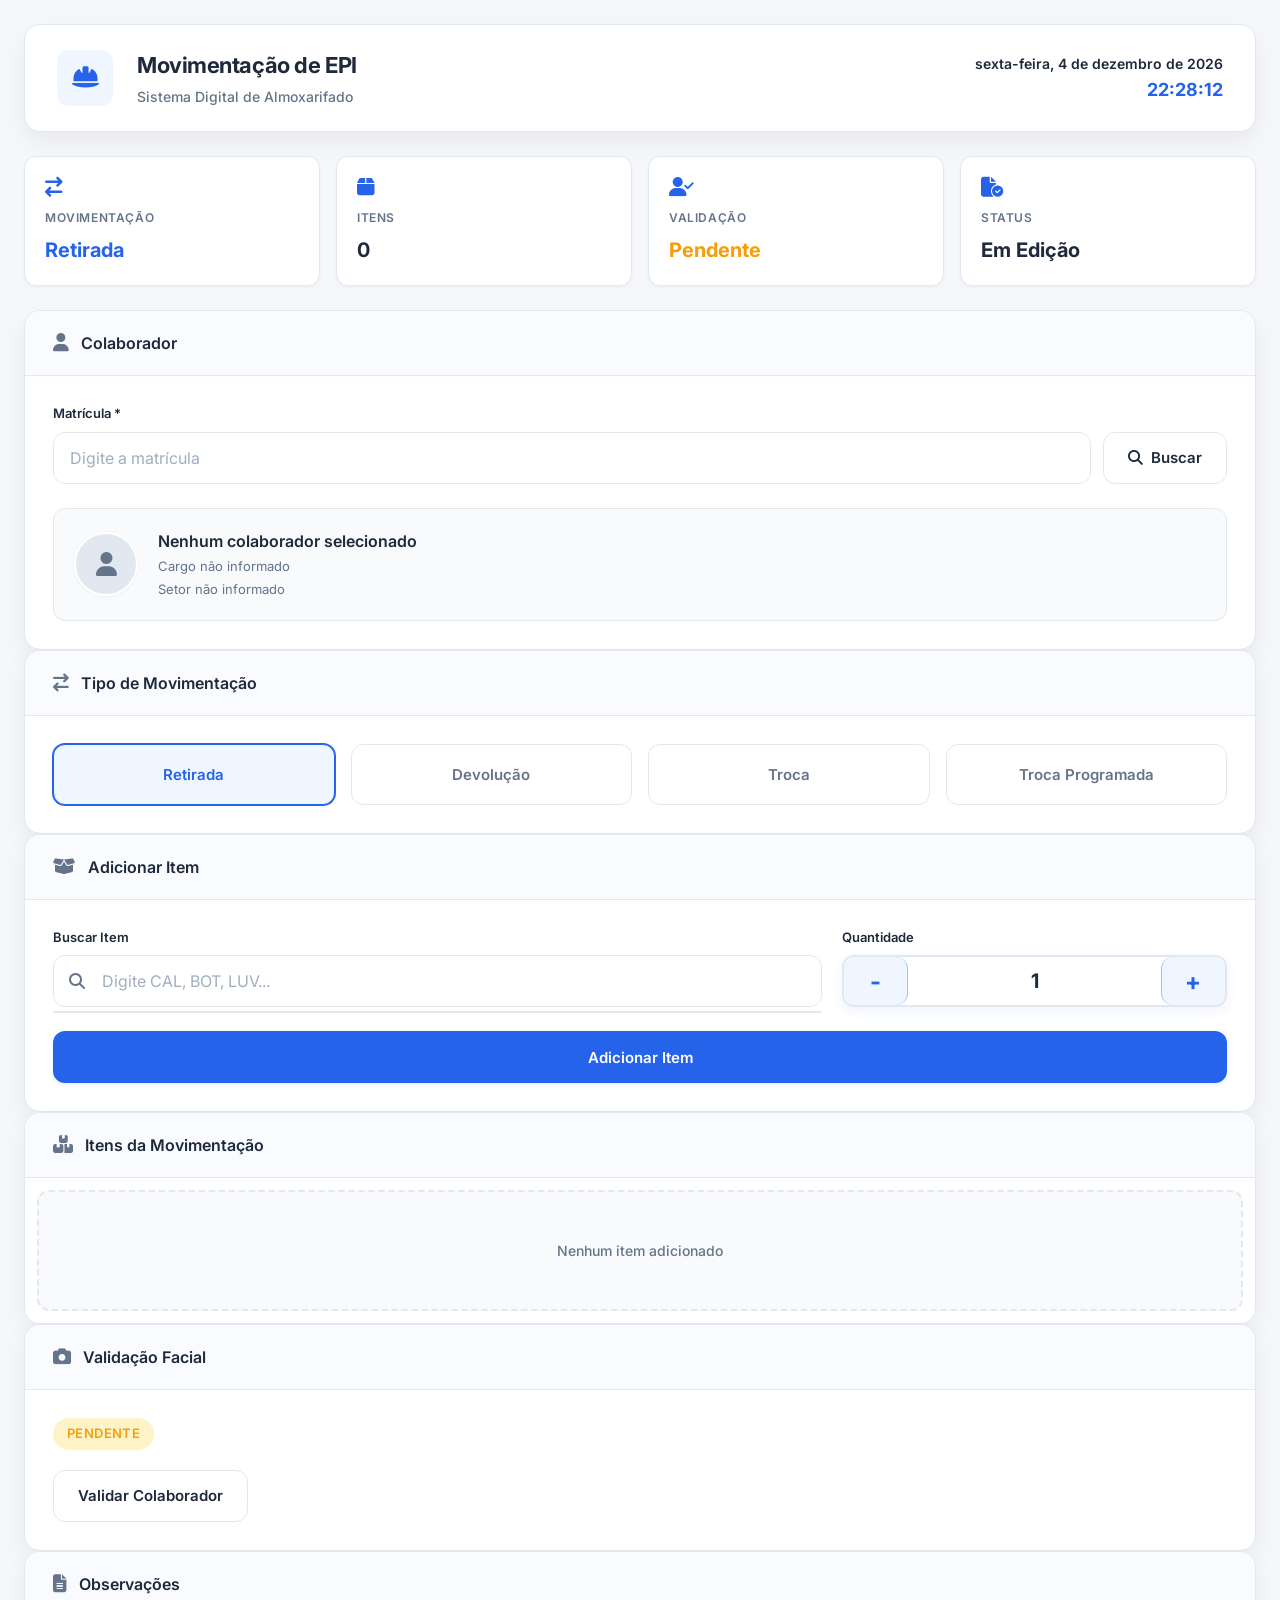
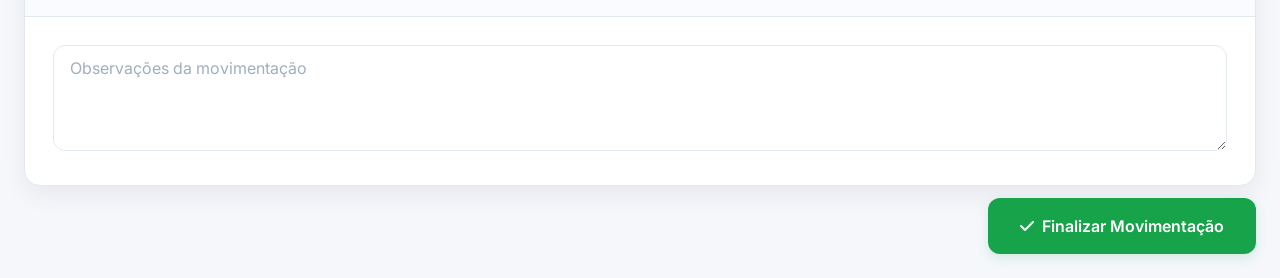
<file: INDEX.html>
<!DOCTYPE html>
<html lang="pt-BR">
<head>
    <meta charset="UTF-8">
    <meta name="viewport" content="width=device-width, initial-scale=1.0">
    <title>Movimentação de EPI</title>
    <link rel="stylesheet" href="style.css">
    <link rel="stylesheet" href="https://cdnjs.cloudflare.com/ajax/libs/font-awesome/6.7.2/css/all.min.css">
</head>
<body> 

    <div class="app-container">

        <div class="hero-header">
            <div class="hero-left">
                <div class="hero-icon">
                    <i class="fa-solid fa-helmet-safety"></i>
                </div>
                <div>
                    <h1>Movimentação de EPI</h1>
                    <p>Sistema Digital de Almoxarifado</p>
                </div>
            </div>
            <div class="hero-clock">
                <span id="currentDate"></span>
                <span id="currentTime"></span>
            </div>
        </div>

        <div class="dashboard-grid">
            <div class="dashboard-card">
                <i class="fa-solid fa-arrow-right-arrow-left"></i>
                <span>Movimentação</span>
                <strong id="dashTipo">Retirada</strong>
            </div>
            <div class="dashboard-card">
                <i class="fa-solid fa-box"></i>
                <span>Itens</span>
                <strong id="dashItens">0</strong>
            </div>
            <div class="dashboard-card">
                <i class="fa-solid fa-user-check"></i>
                <span>Validação</span>
                <strong id="dashValidacao">Pendente</strong>
            </div>
            <div class="dashboard-card">
                <i class="fa-solid fa-file-circle-check"></i>
                <span>Status</span>
                <strong>Em Edição</strong>
            </div>
        </div>

        <form id="movimentacaoEPIForm">

            <div class="card">
                <div class="card-header">
                    <h2>
                        <i class="fa-solid fa-user"></i>
                        Colaborador
                    </h2>
                </div>
                <div class="card-body">
                    <div class="field field-matricula">
                        <label for="matricula">Matrícula *</label>
                        <div class="search-group">
                            <input
                                type="text"
                                id="matricula"
                                name="matricula"
                                placeholder="Digite a matrícula">
                            <button
                                type="button"
                                id="btnBuscarColaborador">
                                <i class="fa-solid fa-magnifying-glass"></i>
                                Buscar
                            </button>
                        </div>
                    </div>
                    <div class="employee-summary">
                        <div class="employee-avatar">
                            <i class="fa-solid fa-user"></i>
                        </div>
                        <div class="employee-content">
                            <h3 id="employeeName">Nenhum colaborador selecionado</h3>
                            <p id="employeeRole">Cargo não informado</p>
                            <p id="employeeSector">Setor não informado</p>

                            <input type="hidden" id="nomeColaborador" name="nomeColaborador">
                            <input type="hidden" id="cargoColaborador" name="cargoColaborador">
                            <input type="hidden" id="setorColaborador" name="setorColaborador">
                        </div>
                    </div>
                </div>
            </div>

            <div class="card">
                <div class="card-header">
                    <h2>
                        <i class="fa-solid fa-arrow-right-arrow-left"></i>
                        Tipo de Movimentação
                    </h2>
                </div>
                <div class="card-body">
                    <div class="tipo-grid">
                        <button
                            type="button"
                            class="tipo-btn active"
                            data-tipo="RETIRADA">
                            Retirada
                        </button>
                        <button
                            type="button"
                            class="tipo-btn"
                            data-tipo="DEVOLUCAO">
                            Devolução
                        </button>
                        <button
                            type="button"
                            class="tipo-btn"
                            data-tipo="TROCA">
                            Troca
                        </button>
                        <button
                            type="button"
                            class="tipo-btn"
                            data-tipo="TROCA_PROGRAMADA">
                            Troca Programada
                        </button>
                    </div>
                    <input
                        type="hidden"
                        id="tipoMovimentacao"
                        name="tipoMovimentacao"
                        value="RETIRADA">
                </div>
            </div>

            <div class="card">
                <div class="card-header">
                    <h2>
                        <i class="fa-solid fa-box-open"></i>
                        Adicionar Item
                    </h2>
                </div>
                <div class="card-body">
                    <div class="form-row">
                        <div class="field">
                            <label for="buscaItem">Buscar Item</label>
                            <div class="input-icon">
                                <i class="fa-solid fa-magnifying-glass"></i>
                                <input
                                    type="text"
                                    id="buscaItem"
                                    placeholder="Digite CAL, BOT, LUV...">
                            </div>
                            <div id="sugestoesItens" class="sugestoes-container"></div>
                        </div>
                        <div class="field">
                            <label for="quantidade">Quantidade</label>
                            <div class="quantity-box">
                                <button type="button" id="btnMenos">-</button>
                                <input
                                    type="text"
                                    id="quantidade"
                                    value="1"
                                    readonly>
                                <button type="button" id="btnMais">+</button>
                            </div>
                        </div>
                    </div>
                    <button
                        type="button"
                        id="btnAdicionarItem"
                        class="btn-primary">
                        Adicionar Item
                    </button>
                </div>
            </div>

            <div class="card">
                <div class="card-header">
                    <h2>
                        <i class="fa-solid fa-boxes-stacked"></i>
                        Itens da Movimentação
                    </h2>
                </div>
                <div id="listaItens" class="lista-itens">
                    <div class="empty-state">
                        Nenhum item adicionado
                    </div>
                </div>
            </div>

            <div class="card">
                <div class="card-header">
                    <h2>
                        <i class="fa-solid fa-camera"></i>
                        Validação Facial
                    </h2>
                </div>
                <div class="card-body">
                    <div class="status-validacao">
                        <span id="statusBiometria" class="status-badge pending">Pendente</span>
                    </div>
                    <button
                        type="button"
                        id="btnBiometria"
                        class="btn-secondary">
                        Validar Colaborador
                    </button>
                </div>
            </div>

            <div class="card">
                <div class="card-header">
                    <h2>
                        <i class="fa-solid fa-file-lines"></i>
                        Observações
                    </h2>
                </div>
                <div class="card-body">
                    <textarea
                        id="observacoes"
                        rows="4"
                        placeholder="Observações da movimentação"></textarea>
                </div>
            </div>

            <div class="footer-actions">
                <button
                    type="button"
                    id="btnFinalizar"
                    class="btn-success">
                    <i class="fa-solid fa-check"></i>
                    Finalizar Movimentação
                </button>
            </div>

        </form>
    </div>
<script src="script.js"></script>
</body>
</html>
</file>
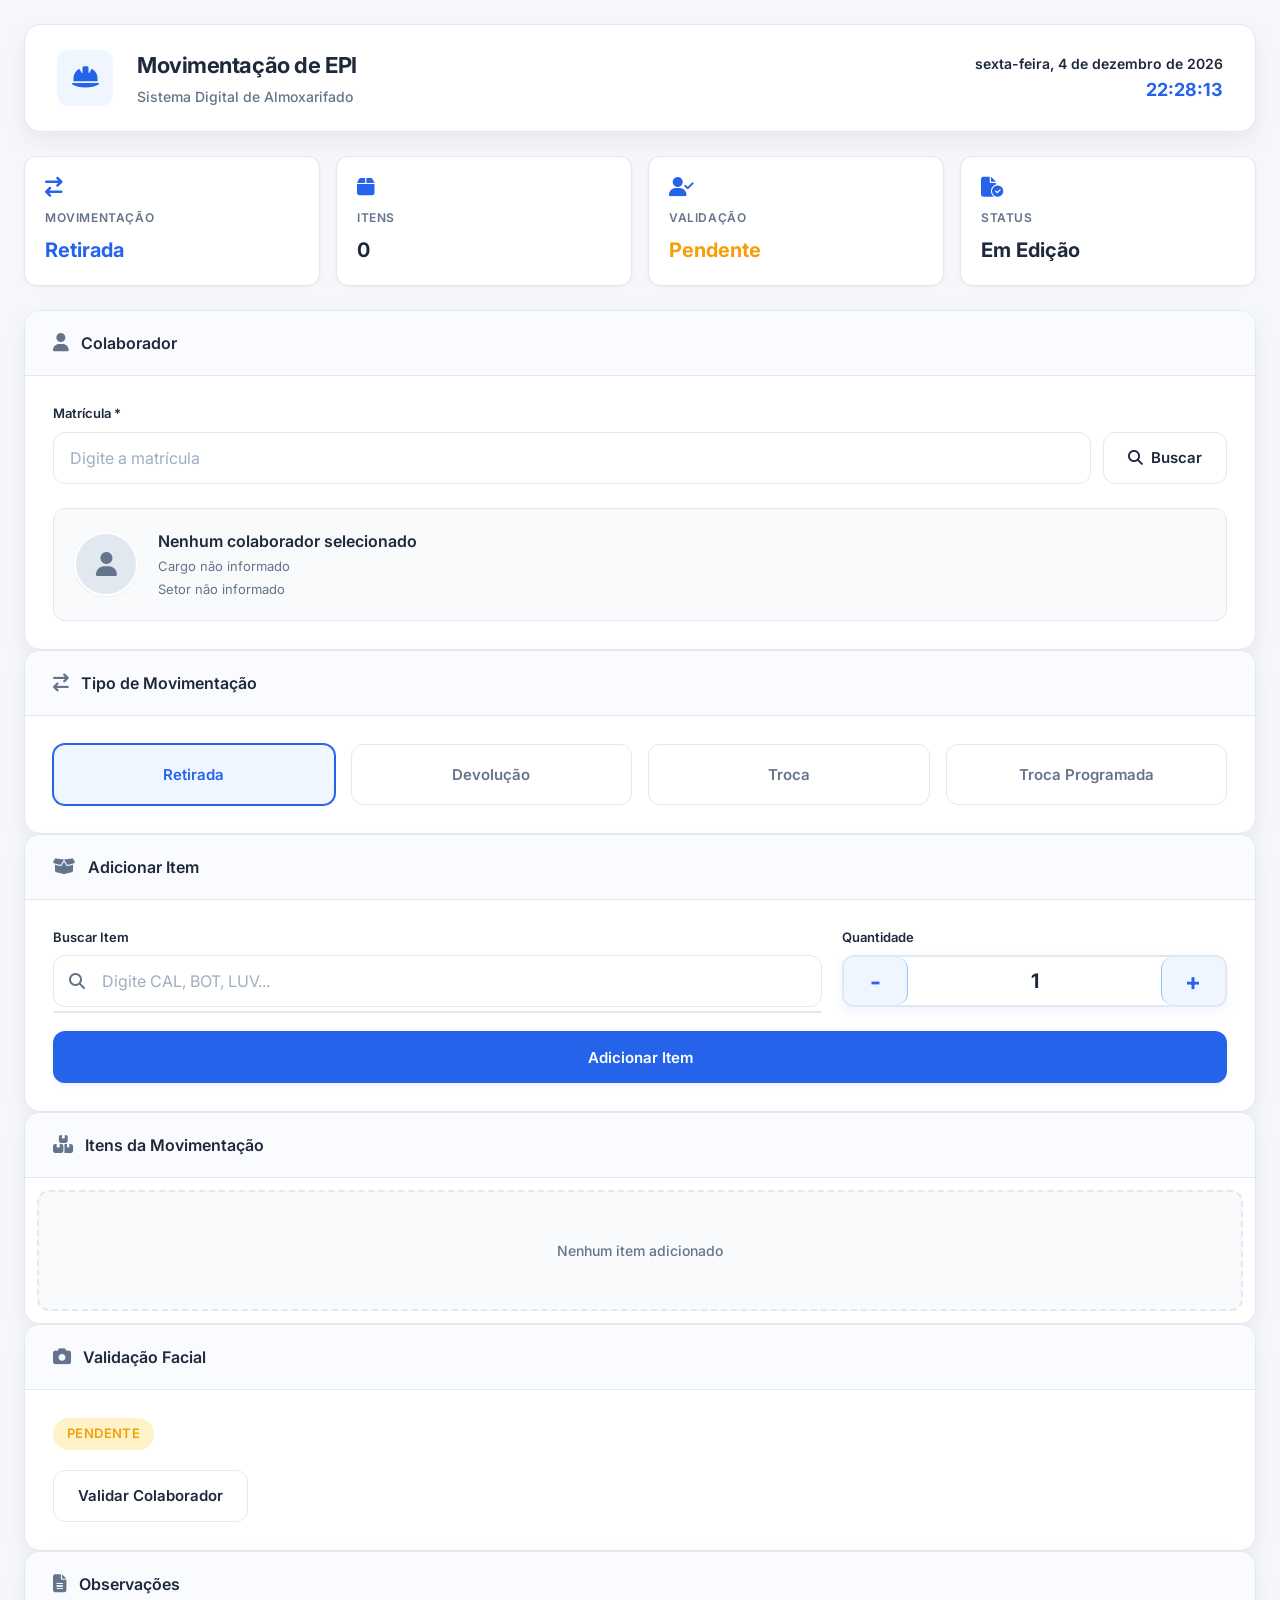
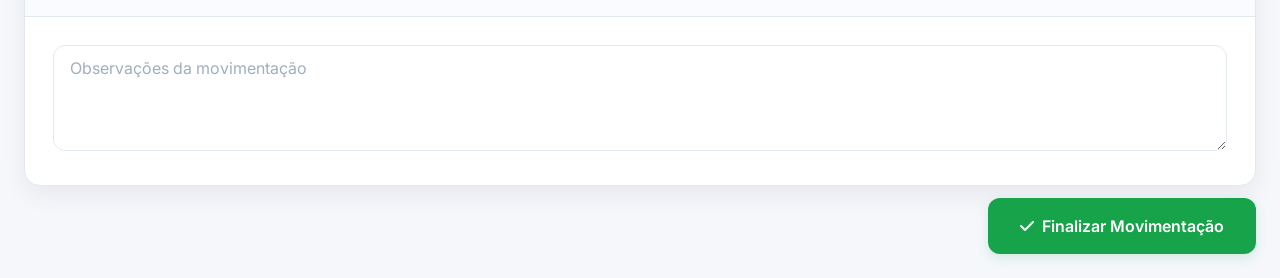
<file: index.html>
<!DOCTYPE html>
<html lang="pt-BR">
<head>
    <meta charset="UTF-8">
    <meta name="viewport" content="width=device-width, initial-scale=1.0">
    <title>Movimentação de EPI</title>
    <link rel="stylesheet" href="style.css">
    <link rel="stylesheet" href="https://cdnjs.cloudflare.com/ajax/libs/font-awesome/6.7.2/css/all.min.css">
</head>
<body> 
    <div class="app-container">

        <div class="hero-header">
            <div class="hero-left">
                <div class="hero-icon">
                    <i class="fa-solid fa-helmet-safety"></i>
                </div>
                <div>
                    <h1>Movimentação de EPI</h1>
                    <p>Sistema Digital de Almoxarifado</p>
                </div>
            </div>
            <div class="hero-clock">
                <span id="currentDate"></span>
                <span id="currentTime"></span>
            </div>
        </div>

        <div class="dashboard-grid">
            <div class="dashboard-card">
                <i class="fa-solid fa-arrow-right-arrow-left"></i>
                <span>Movimentação</span>
                <strong id="dashTipo">Retirada</strong>
            </div>
            <div class="dashboard-card">
                <i class="fa-solid fa-box"></i>
                <span>Itens</span>
                <strong id="dashItens">0</strong>
            </div>
            <div class="dashboard-card">
                <i class="fa-solid fa-user-check"></i>
                <span>Validação</span>
                <strong id="dashValidacao">Pendente</strong>
            </div>
            <div class="dashboard-card">
                <i class="fa-solid fa-file-circle-check"></i>
                <span>Status</span>
                <strong>Em Edição</strong>
            </div>
        </div>

        <form id="movimentacaoEPIForm">

            <div class="card">
                <div class="card-header">
                    <h2>
                        <i class="fa-solid fa-user"></i>
                        Colaborador
                    </h2>
                </div>
                <div class="card-body">
                    <div class="field field-matricula">
                        <label for="matricula">Matrícula *</label>
                        <div class="search-group">
                            <input
                                type="text"
                                id="matricula"
                                name="matricula"
                                placeholder="Digite a matrícula">
                            <button
                                type="button"
                                id="btnBuscarColaborador">
                                <i class="fa-solid fa-magnifying-glass"></i>
                                Buscar
                            </button>
                        </div>
                    </div>
                    <div class="employee-summary">
                        <div class="employee-avatar">
                            <i class="fa-solid fa-user"></i>
                        </div>
                        <div class="employee-content">
                            <h3 id="employeeName">Nenhum colaborador selecionado</h3>
                            <p id="employeeRole">Cargo não informado</p>
                            <p id="employeeSector">Setor não informado</p>

                            <input type="hidden" id="nomeColaborador" name="nomeColaborador">
                            <input type="hidden" id="cargoColaborador" name="cargoColaborador">
                            <input type="hidden" id="setorColaborador" name="setorColaborador">
                        </div>
                    </div>
                </div>
            </div>

            <div class="card">
                <div class="card-header">
                    <h2>
                        <i class="fa-solid fa-arrow-right-arrow-left"></i>
                        Tipo de Movimentação
                    </h2>
                </div>
                <div class="card-body">
                    <div class="tipo-grid">
                        <button
                            type="button"
                            class="tipo-btn active"
                            data-tipo="RETIRADA">
                            Retirada
                        </button>
                        <button
                            type="button"
                            class="tipo-btn"
                            data-tipo="DEVOLUCAO">
                            Devolução
                        </button>
                        <button
                            type="button"
                            class="tipo-btn"
                            data-tipo="TROCA">
                            Troca
                        </button>
                        <button
                            type="button"
                            class="tipo-btn"
                            data-tipo="TROCA_PROGRAMADA">
                            Troca Programada
                        </button>
                    </div>
                    <input
                        type="hidden"
                        id="tipoMovimentacao"
                        name="tipoMovimentacao"
                        value="RETIRADA">
                </div>
            </div>

            <div class="card">
                <div class="card-header">
                    <h2>
                        <i class="fa-solid fa-box-open"></i>
                        Adicionar Item
                    </h2>
                </div>
                <div class="card-body">
                    <div class="form-row">
                        <div class="field">
                            <label for="buscaItem">Buscar Item</label>
                            <div class="input-icon">
                                <i class="fa-solid fa-magnifying-glass"></i>
                                <input
                                    type="text"
                                    id="buscaItem"
                                    placeholder="Digite CAL, BOT, LUV...">
                            </div>
                            <div id="sugestoesItens" class="sugestoes-container"></div>
                        </div>
                        <div class="field">
                            <label for="quantidade">Quantidade</label>
                            <div class="quantity-box">
                                <button type="button" id="btnMenos">-</button>
                                <input
                                    type="text"
                                    id="quantidade"
                                    value="1"
                                    readonly>
                                <button type="button" id="btnMais">+</button>
                            </div>
                        </div>
                    </div>
                    <button
                        type="button"
                        id="btnAdicionarItem"
                        class="btn-primary">
                        Adicionar Item
                    </button>
                </div>
            </div>

            <div class="card">
                <div class="card-header">
                    <h2>
                        <i class="fa-solid fa-boxes-stacked"></i>
                        Itens da Movimentação
                    </h2>
                </div>
                <div id="listaItens" class="lista-itens">
                    <div class="empty-state">
                        Nenhum item adicionado
                    </div>
                </div>
            </div>

            <div class="card">
                <div class="card-header">
                    <h2>
                        <i class="fa-solid fa-camera"></i>
                        Validação Facial
                    </h2>
                </div>
                <div class="card-body">
                    <div class="status-validacao">
                        <span id="statusBiometria" class="status-badge pending">Pendente</span>
                    </div>
                    <button
                        type="button"
                        id="btnBiometria"
                        class="btn-secondary">
                        Validar Colaborador
                    </button>
                </div>
            </div>

            <div class="card">
                <div class="card-header">
                    <h2>
                        <i class="fa-solid fa-file-lines"></i>
                        Observações
                    </h2>
                </div>
                <div class="card-body">
                    <textarea
                        id="observacoes"
                        rows="4"
                        placeholder="Observações da movimentação"></textarea>
                </div>
            </div>

            <div class="footer-actions">
                <button
                    type="button"
                    id="btnFinalizar"
                    class="btn-success">
                    <i class="fa-solid fa-check"></i>
                    Finalizar Movimentação
                </button>
            </div>

        </form>
    </div>
<script src="script.js"></script>
</body>
</html>
</file>
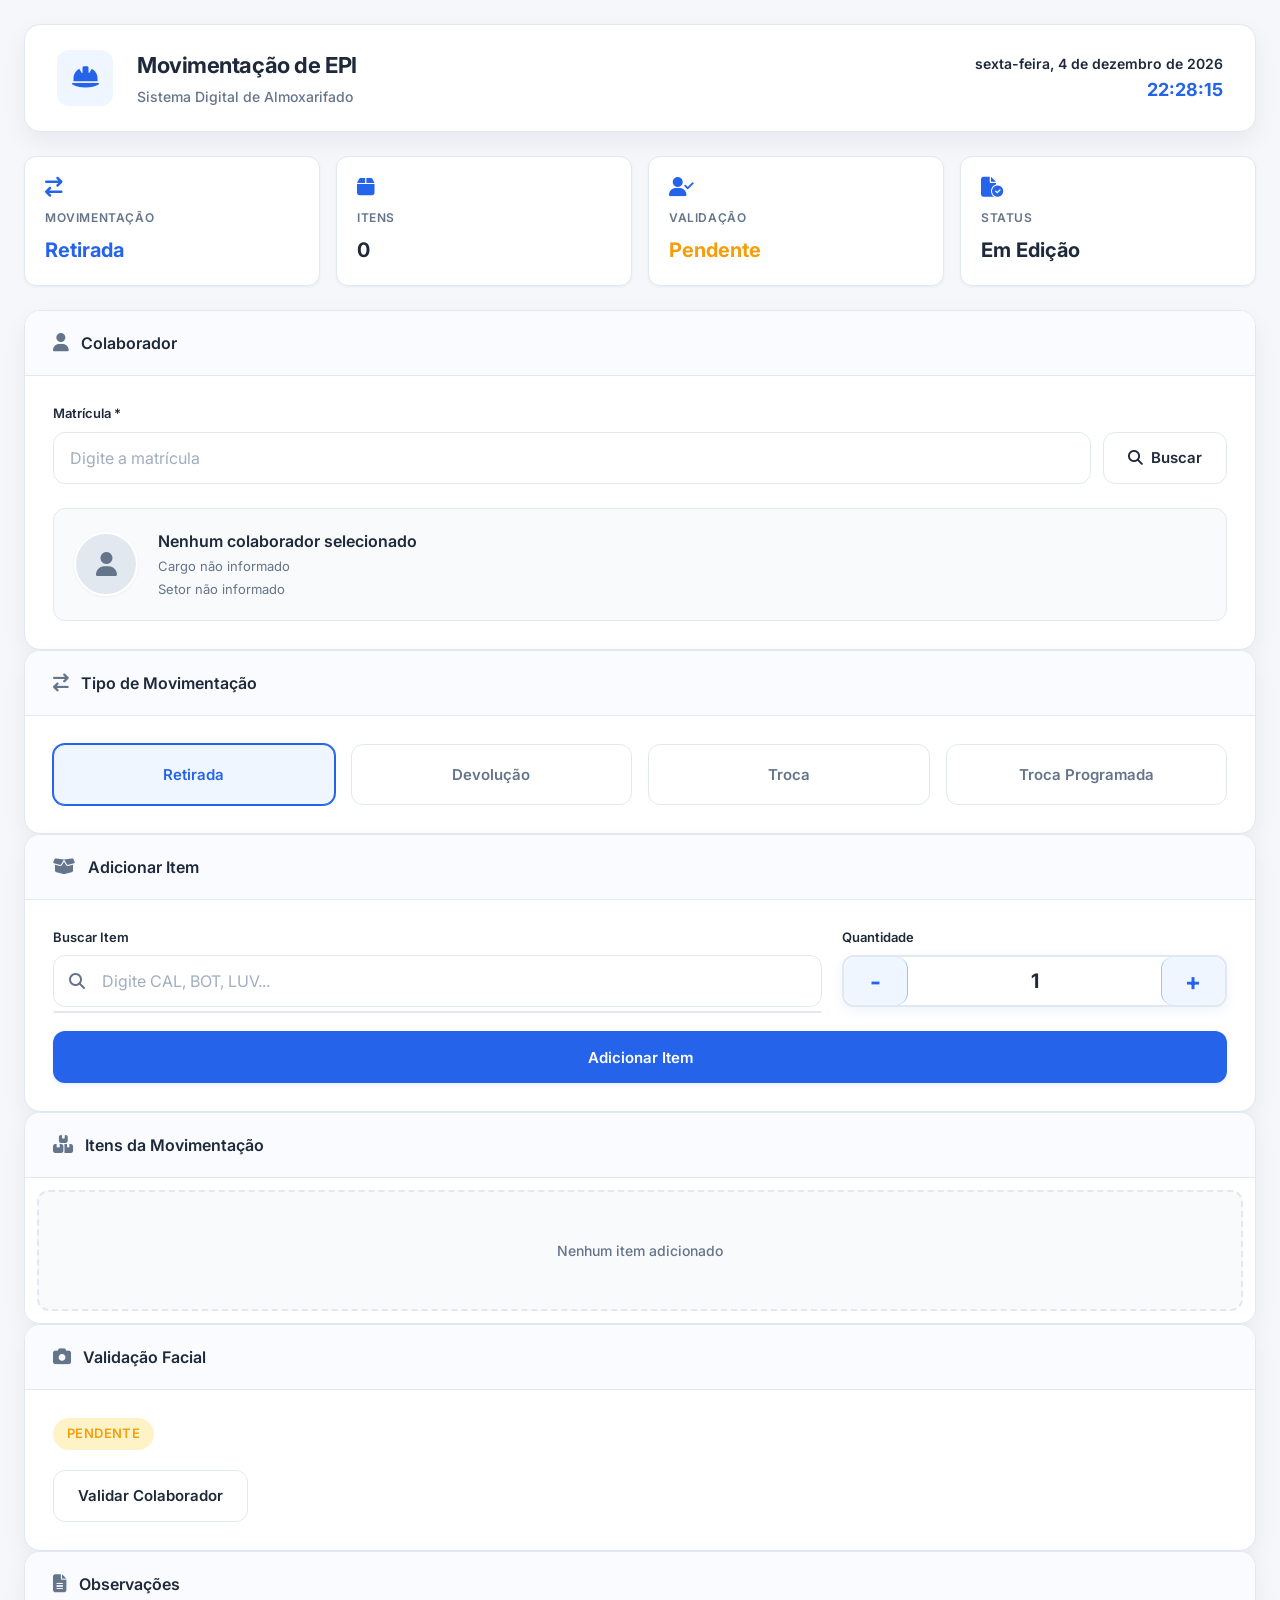
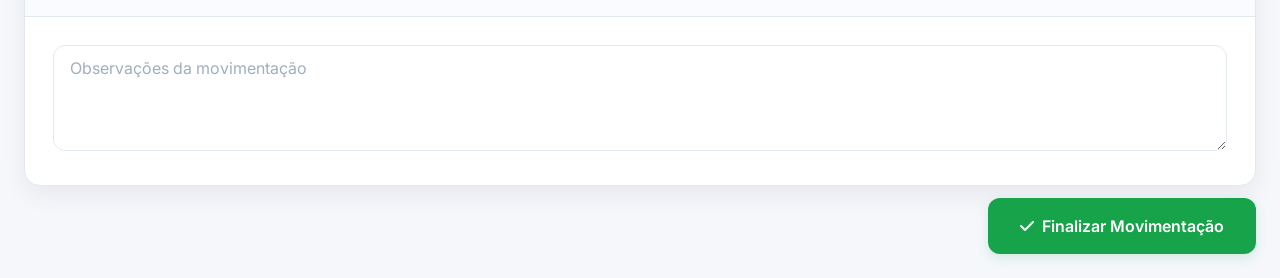
<file: INDEXFormDigital.html>
<!DOCTYPE html>
<html lang="pt-BR">
<head>
    <meta charset="UTF-8">
    <meta name="viewport" content="width=device-width, initial-scale=1.0">
    <title>Movimentação de EPI</title>
    <link rel="stylesheet" href="style.css">
    <link rel="stylesheet" href="https://cdnjs.cloudflare.com/ajax/libs/font-awesome/6.7.2/css/all.min.css">
</head>
<body> 

    <div class="app-container">

        <div class="hero-header">
            <div class="hero-left">
                <div class="hero-icon">
                    <i class="fa-solid fa-helmet-safety"></i>
                </div>
                <div>
                    <h1>Movimentação de EPI</h1>
                    <p>Sistema Digital de Almoxarifado</p>
                </div>
            </div>
            <div class="hero-clock">
                <span id="currentDate"></span>
                <span id="currentTime"></span>
            </div>
        </div>

        <div class="dashboard-grid">
            <div class="dashboard-card">
                <i class="fa-solid fa-arrow-right-arrow-left"></i>
                <span>Movimentação</span>
                <strong id="dashTipo">Retirada</strong>
            </div>
            <div class="dashboard-card">
                <i class="fa-solid fa-box"></i>
                <span>Itens</span>
                <strong id="dashItens">0</strong>
            </div>
            <div class="dashboard-card">
                <i class="fa-solid fa-user-check"></i>
                <span>Validação</span>
                <strong id="dashValidacao">Pendente</strong>
            </div>
            <div class="dashboard-card">
                <i class="fa-solid fa-file-circle-check"></i>
                <span>Status</span>
                <strong>Em Edição</strong>
            </div>
        </div>

        <form id="movimentacaoEPIForm">

            <div class="card">
                <div class="card-header">
                    <h2>
                        <i class="fa-solid fa-user"></i>
                        Colaborador
                    </h2>
                </div>
                <div class="card-body">
                    <div class="field field-matricula">
                        <label for="matricula">Matrícula *</label>
                        <div class="search-group">
                            <input
                                type="text"
                                id="matricula"
                                name="matricula"
                                placeholder="Digite a matrícula">
                            <button
                                type="button"
                                id="btnBuscarColaborador">
                                <i class="fa-solid fa-magnifying-glass"></i>
                                Buscar
                            </button>
                        </div>
                    </div>
                    <div class="employee-summary">
                        <div class="employee-avatar">
                            <i class="fa-solid fa-user"></i>
                        </div>
                        <div class="employee-content">
                            <h3 id="employeeName">Nenhum colaborador selecionado</h3>
                            <p id="employeeRole">Cargo não informado</p>
                            <p id="employeeSector">Setor não informado</p>

                            <input type="hidden" id="nomeColaborador" name="nomeColaborador">
                            <input type="hidden" id="cargoColaborador" name="cargoColaborador">
                            <input type="hidden" id="setorColaborador" name="setorColaborador">
                        </div>
                    </div>
                </div>
            </div>

            <div class="card">
                <div class="card-header">
                    <h2>
                        <i class="fa-solid fa-arrow-right-arrow-left"></i>
                        Tipo de Movimentação
                    </h2>
                </div>
                <div class="card-body">
                    <div class="tipo-grid">
                        <button
                            type="button"
                            class="tipo-btn active"
                            data-tipo="RETIRADA">
                            Retirada
                        </button>
                        <button
                            type="button"
                            class="tipo-btn"
                            data-tipo="DEVOLUCAO">
                            Devolução
                        </button>
                        <button
                            type="button"
                            class="tipo-btn"
                            data-tipo="TROCA">
                            Troca
                        </button>
                        <button
                            type="button"
                            class="tipo-btn"
                            data-tipo="TROCA_PROGRAMADA">
                            Troca Programada
                        </button>
                    </div>
                    <input
                        type="hidden"
                        id="tipoMovimentacao"
                        name="tipoMovimentacao"
                        value="RETIRADA">
                </div>
            </div>

            <div class="card">
                <div class="card-header">
                    <h2>
                        <i class="fa-solid fa-box-open"></i>
                        Adicionar Item
                    </h2>
                </div>
                <div class="card-body">
                    <div class="form-row">
                        <div class="field">
                            <label for="buscaItem">Buscar Item</label>
                            <div class="input-icon">
                                <i class="fa-solid fa-magnifying-glass"></i>
                                <input
                                    type="text"
                                    id="buscaItem"
                                    placeholder="Digite CAL, BOT, LUV...">
                            </div>
                            <div id="sugestoesItens" class="sugestoes-container"></div>
                        </div>
                        <div class="field">
                            <label for="quantidade">Quantidade</label>
                            <div class="quantity-box">
                                <button type="button" id="btnMenos">-</button>
                                <input
                                    type="text"
                                    id="quantidade"
                                    value="1"
                                    readonly>
                                <button type="button" id="btnMais">+</button>
                            </div>
                        </div>
                    </div>
                    <button
                        type="button"
                        id="btnAdicionarItem"
                        class="btn-primary">
                        Adicionar Item
                    </button>
                </div>
            </div>

            <div class="card">
                <div class="card-header">
                    <h2>
                        <i class="fa-solid fa-boxes-stacked"></i>
                        Itens da Movimentação
                    </h2>
                </div>
                <div id="listaItens" class="lista-itens">
                    <div class="empty-state">
                        Nenhum item adicionado
                    </div>
                </div>
            </div>

            <div class="card">
                <div class="card-header">
                    <h2>
                        <i class="fa-solid fa-camera"></i>
                        Validação Facial
                    </h2>
                </div>
                <div class="card-body">
                    <div class="status-validacao">
                        <span id="statusBiometria" class="status-badge pending">Pendente</span>
                    </div>
                    <button
                        type="button"
                        id="btnBiometria"
                        class="btn-secondary">
                        Validar Colaborador
                    </button>
                </div>
            </div>

            <div class="card">
                <div class="card-header">
                    <h2>
                        <i class="fa-solid fa-file-lines"></i>
                        Observações
                    </h2>
                </div>
                <div class="card-body">
                    <textarea
                        id="observacoes"
                        rows="4"
                        placeholder="Observações da movimentação"></textarea>
                </div>
            </div>

            <div class="footer-actions">
                <button
                    type="button"
                    id="btnFinalizar"
                    class="btn-success">
                    <i class="fa-solid fa-check"></i>
                    Finalizar Movimentação
                </button>
            </div>

        </form>
    </div>
<script src="script.js"></script>
</body>
</html>
</file>
<file: style.css>
/* ==========================================================================
   STYLE.CSS - SISTEMA CORPORATIVO DE MOVIMENTAÇÃO DE EPI (FLUIG TABLET)
   DESIGN SYSTEM: ENTERPRISE SAAS / SAP FIORI / MICROSOFT DYNAMICS INSPIRED
   ========================================================================== */

@import url('https://fonts.googleapis.com/css2?family=Inter:wght@400;500;600;700&display=swap');

/* --- VARIÁVEIS DO DESIGN SYSTEM --- */
:root {
    --bg-global: #f5f7fb;
    --bg-card: #ffffff;
    --primary: #2563eb;
    --primary-hover: #1d4ed8;
    --primary-light: #eff6ff;
    --success: #16a34a;
    --success-hover: #15803d;
    --success-light: #f0fdf4;
    --warning: #f59e0b;
    --warning-light: #fef3c7;
    --error: #dc2626;
    --error-light: #fef2f2;
    --text-primary: #1e293b;
    --text-secondary: #64748b;
    --border-color: #e2e8f0;
    --border-focus: #93c5fd;
    --radius-sm: 6px;
    --radius-md: 12px;
    --radius-lg: 16px;
    --shadow-sm: 0 1px 3px rgba(15, 23, 42, 0.05);
    --shadow-md: 0 10px 25px rgba(15, 23, 42, 0.06);
    --shadow-lg: 0 20px 40px rgba(15, 23, 42, 0.08);
    --transition-fast: 0.2s ease;
    --transition-normal: 0.3s ease;
}

/* --- RESET & CONFIGURAÇÕES GERAIS --- */
* {
    margin: 0;
    padding: 0;
    box-sizing: border-box;
    -webkit-font-smoothing: antialiased;
    -moz-osx-font-smoothing: grayscale;
    -webkit-tap-highlight-color: transparent; /* Remove o highlight azul de toque em tablets */
}

body {
    font-family: "Inter", "Segoe UI", sans-serif;
    background-color: var(--bg-global);
    color: var(--text-primary);
    line-height: 1.5;
    padding: 24px;
}

/* --- APP CONTAINER --- */
.app-container {
    max-width: 1280px;
    margin: 0 auto;
    display: flex;
    flex-direction: column;
    gap: 24px;
}

/* --- HERO HEADER --- */
.hero-header {
    background-color: var(--bg-card);
    border: 1px solid var(--border-color);
    border-radius: var(--radius-lg);
    padding: 24px 32px;
    display: table;
    width: 100%;
    box-shadow: var(--shadow-md);
}

.hero-left {
    display: table-cell;
    vertical-align: middle;
}

.hero-icon {
    display: inline-block;
    vertical-align: middle;
    width: 56px;
    height: 56px;
    background-color: var(--primary-light);
    color: var(--primary);
    border-radius: var(--radius-md);
    text-align: center;
    line-height: 56px;
    font-size: 24px;
    margin-right: 20px;
}

.hero-left > div {
    display: inline-block;
    vertical-align: middle;
}

.hero-left h1 {
    font-size: 22px;
    font-weight: 700;
    color: var(--text-primary);
    letter-spacing: -0.02em;
    margin-bottom: 4px;
}

.hero-left p {
    font-size: 14px;
    color: var(--text-secondary);
    font-weight: 500;
}

.hero-clock {
    display: table-cell;
    vertical-align: middle;
    text-align: right;
}

.hero-clock span {
    display: block;
}

#currentDate {
    font-size: 14px;
    font-weight: 600;
    color: var(--text-primary);
}

#currentTime {
    font-size: 18px;
    font-weight: 700;
    color: var(--primary);
    margin-top: 2px;
}

/* --- DASHBOARD GRID --- */
.dashboard-grid {
    display: grid;
    grid-template-columns: repeat(4, 1fr);
    gap: 16px;
}

.dashboard-card {
    background-color: var(--bg-card);
    border: 1px solid var(--border-color);
    border-radius: var(--radius-md);
    padding: 20px;
    box-shadow: var(--shadow-sm);
    display: flex;
    flex-direction: column;
    gap: 8px;
    position: relative;
    overflow: hidden;
    transition: transform var(--transition-fast), box-shadow var(--transition-fast);
}

.dashboard-card:hover {
    transform: translateY(-2px);
    box-shadow: var(--shadow-md);
}

.dashboard-card i {
    font-size: 20px;
    color: var(--primary);
    margin-bottom: 4px;
}

.dashboard-card span {
    font-size: 12px;
    font-weight: 600;
    text-transform: uppercase;
    letter-spacing: 0.05em;
    color: var(--text-secondary);
}

.dashboard-card strong {
    font-size: 20px;
    font-weight: 700;
    color: var(--text-primary);
}

/* Cores específicas baseadas em ID para o dashboard corporativo */
#dashTipo { color: var(--primary); }
#dashItens { color: var(--text-primary); }
#dashValidacao { color: var(--warning); }

/* --- COMPONENTES DE CARD --- */
.card {
    background-color: var(--bg-card);
    border: 1px solid var(--border-color);
    border-radius: var(--radius-lg);
    box-shadow: var(--shadow-md);
    overflow: hidden;
    display: flex;
    flex-direction: column;
}

.card-header {
    padding: 20px 28px;
    border-bottom: 1px solid var(--border-color);
    background-color: #fafbfe;
}

.card-header h2 {
    font-size: 16px;
    font-weight: 600;
    color: var(--text-primary);
    display: flex;
    align-items: center;
    gap: 12px;
}

.card-header h2 i {
    color: var(--text-secondary);
    font-size: 18px;
}

.card-body {
    padding: 28px;
}

/* --- FORMULÁRIOS E CAMPOS --- */
.form-row {
    display: grid;
    grid-template-columns: 2fr 1fr;
    gap: 20px;
    margin-bottom: 24px;
    align-items: start;
}

.field {
    display: flex;
    flex-direction: column;
    gap: 8px;
    position: relative;
}

.field label {
    font-size: 13px;
    font-weight: 600;
    color: var(--text-primary);
}

input[type="text"],
textarea {
    width: 100%;
    font-family: inherit;
    font-size: 16px; /* 16px impede o zoom automático do iOS/Safari ao focar no tablet */
    color: var(--text-primary);
    background-color: #ffffff;
    border: 1px solid var(--border-color);
    border-radius: var(--radius-md);
    padding: 12px 16px;
    outline: none;
    transition: border-color var(--transition-fast), box-shadow var(--transition-fast);
}

input[type="text"] {
    height: 52px; /* Área de toque aumentada e confortável para operação rápida em tablet */
}

input[type="text"]::placeholder,
textarea::placeholder {
    color: #a0aec0;
}

input[type="text"]:focus,
textarea:focus {
    border-color: var(--primary);
    box-shadow: 0 0 0 3px rgba(37, 99, 235, 0.15);
}

/* Grupo de Busca de Colaborador */
.search-group {
    display: flex;
    gap: 12px;
}

.search-group input {
    flex: 1;
}

/* Input com Ícone Interno */
.input-icon {
    position: relative;
}

.input-icon i {
    position: absolute;
    left: 16px;
    top: 50%;
    transform: translateY(-50%);
    color: var(--text-secondary);
    pointer-events: none;
    font-size: 16px;
}

.input-icon input {
    padding-left: 48px;
}

/* Sugestões de Itens */
.sugestoes-container {
    position: absolute;
    top: 100%;
    left: 0;
    right: 0;
    background-color: var(--bg-card);
    border: 1px solid var(--border-color);
    border-radius: var(--radius-md);
    box-shadow: var(--shadow-lg);
    z-index: 10;
    max-height: 240px;
    overflow-y: auto;
    margin-top: 4px;
}

/* --- RESUMO DO COLABORADOR --- */
.employee-summary {
    margin-top: 24px;
    background-color: #f8fafc;
    border: 1px solid var(--border-color);
    border-radius: var(--radius-md);
    padding: 20px;
    display: flex;
    align-items: center;
    gap: 20px;
}

.employee-avatar {
    width: 64px;
    height: 64px;
    background-color: #e2e8f0;
    color: var(--text-secondary);
    border-radius: 50%;
    display: flex;
    align-items: center;
    justify-content: center;
    font-size: 24px;
    border: 2px solid #ffffff;
    box-shadow: var(--shadow-sm);
}

.employee-content {
    display: flex;
    flex-direction: column;
    gap: 4px;
}

.employee-content h3 {
    font-size: 16px;
    font-weight: 600;
    color: var(--text-primary);
}

.employee-content p {
    font-size: 13px;
    color: var(--text-secondary);
}

/* --- GRID DE TIPO DE MOVIMENTAÇÃO --- */
.tipo-grid {
    display: grid;
    grid-template-columns: repeat(4, 1fr);
    gap: 16px;
}

.tipo-btn {
    font-family: inherit;
    font-size: 15px; /* Tamanho de fonte ideal para leitura rápida */
    font-weight: 600;
    color: var(--text-secondary);
    background-color: #ffffff;
    border: 1px solid var(--border-color);
    border-radius: var(--radius-md);
    padding: 20px 16px; /* Target de toque expandido verticalmente para rotina industrial */
    cursor: pointer;
    transition: all var(--transition-fast);
    text-align: center;
}

.tipo-btn:hover {
    background-color: #f8fafc;
    color: var(--text-primary);
    border-color: #cbd5e1;
}

.tipo-btn.active {
    background-color: var(--primary-light);
    color: var(--primary);
    border-color: var(--primary);
    box-shadow: 0 0 0 1px var(--primary);
}

/* --- SELETOR DE QUANTIDADE (DESTAQUE AMPLIADO PARA OPERAÇÃO INDUSTRIAL) --- */
.quantity-box {
    display: flex;
    border: 2px solid var(--border-color); /* Borda em destaque para o bloco de controle principal */
    border-radius: var(--radius-md);
    overflow: hidden;
    height: 52px;
    background-color: #ffffff;
    box-shadow: 0 4px 12px rgba(37, 99, 235, 0.08); /* Sombra suave para destacar o componente */
}

.quantity-box button {
    width: 64px; /* Botões mais largos e robustos para o toque veloz em ambiente industrial */
    height: 100%;
    background-color: var(--primary-light); /* Fundo contrastante de alta visibilidade */
    border: none;
    color: var(--primary); /* Símbolos coloridos com a cor de destaque do sistema */
    font-size: 24px; /* Ícones grandes para leitura imediata */
    font-weight: 700;
    cursor: pointer;
    transition: all var(--transition-fast);
}

.quantity-box button:hover {
    background-color: var(--primary);
    color: #ffffff;
}

.quantity-box button:active {
    background-color: var(--primary-hover);
    color: #ffffff;
    transform: scale(0.95);
}

/* Alinhamento de cantos internos para os botões de controle de fluxo */
#btnMenos {
    border-right: 1px solid var(--border-focus);
}

#btnMais {
    border-left: 1px solid var(--border-focus);
}

.quantity-box input {
    flex: 1;
    width: 100%;
    height: 100%;
    border: none !important;
    box-shadow: none !important;
    text-align: center;
    font-weight: 700;
    font-size: 20px; /* Numeração maior e de fácil conferência */
    color: var(--text-primary);
    background-color: transparent;
}

/* --- LISTA DE ITENS ADICIONADOS --- */
.lista-itens {
    padding: 12px;
    background-color: #ffffff;
}

.empty-state {
    padding: 48px;
    text-align: center;
    color: var(--text-secondary);
    font-size: 14px;
    font-weight: 500;
    background-color: #f8fafc;
    border: 2px dashed var(--border-color);
    border-radius: var(--radius-md);
}

/* --- BIOMETRIA / VALIDAÇÃO FACIAL --- */
.status-validacao {
    margin-bottom: 20px;
}

.status-badge {
    display: inline-flex;
    align-items: center;
    padding: 6px 14px;
    border-radius: 20px;
    font-size: 13px;
    font-weight: 600;
    text-transform: uppercase;
    letter-spacing: 0.03em;
}

.status-badge.pending {
    background-color: var(--warning-light);
    color: var(--warning);
}

.status-badge.success {
    background-color: var(--success-light);
    color: var(--success);
}

/* --- BOTÕES DO SISTEMA --- */
button {
    font-family: inherit;
    display: inline-flex;
    align-items: center;
    justify-content: center;
    gap: 8px;
    font-weight: 600;
    font-size: 15px;
    border: none;
    border-radius: var(--radius-md);
    cursor: pointer;
    transition: all var(--transition-fast);
    white-space: nowrap;
}

/* Botão Primário (Azul) */
.btn-primary {
    background-color: var(--primary);
    color: #ffffff;
    padding: 12px 24px;
    height: 52px; /* Touch target industrial otimizado */
    box-shadow: 0 2px 4px rgba(37, 99, 235, 0.1);
    width: 100%; /* Ocupa a largura total do container para facilitar a ação em mobilidade */
}

.btn-primary:hover {
    background-color: var(--primary-hover);
}

.btn-primary:active {
    transform: scale(0.99);
}

/* Botão Secundário / Buscar (Cinza/Transparente com Borda) */
#btnBuscarColaborador,
.btn-secondary {
    background-color: #ffffff;
    border: 1px solid var(--border-color);
    color: var(--text-primary);
    padding: 0 24px;
    height: 52px;
}

#btnBuscarColaborador:hover,
.btn-secondary:hover {
    background-color: #f8fafc;
    border-color: #cbd5e1;
}

#btnBuscarColaborador:active,
.btn-secondary:active {
    background-color: #edf2f7;
}

/* Botão de Sucesso / Finalizar (Verde) */
.btn-success {
    background-color: var(--success);
    color: #ffffff;
    padding: 16px 32px;
    font-size: 16px;
    height: 56px;
    box-shadow: 0 4px 12px rgba(22, 163, 74, 0.15);
    border-radius: var(--radius-md);
}

.btn-success:hover {
    background-color: var(--success-hover);
}

.btn-success:active {
    transform: scale(0.99);
}

/* --- FOOTER ACTIONS --- */
.footer-actions {
    margin-top: 12px;
    display: flex;
    justify-content: flex-end;
}

/* ==========================================================================
   MEDIA QUERIES - RESPONSIVIDADE ADAPTADA PARA DISPOSITIVOS MÓVEIS (TABLETS)
   ========================================================================== */

/* TABLETS DE GRANDE PORTE E LAPTOPS (Até 1200px) */
@media (max-width: 1200px) {
    body {
        padding: 20px;
    }
    .hero-header {
        padding: 20px 24px;
    }
}

/* TABLETS PADRÃO EM PAISAGEM / LANDSCAPE (Até 1024px) - O foco central */
@media (max-width: 1024px) {
    .dashboard-grid {
        grid-template-columns: repeat(4, 1fr); /* Mantém 4 colunas para otimização de tela landscape */
        gap: 12px;
    }
    
    .tipo-grid {
        grid-template-columns: repeat(4, 1fr);
        gap: 12px;
    }
}

/* TABLETS EM RETRATO / PORTRAIT (Até 768px) */
@media (max-width: 768px) {
    body {
        padding: 16px;
    }

    .app-container {
        gap: 16px;
    }

    .hero-header {
        display: block;
        padding: 20px;
    }

    .hero-left {
        display: block;
        margin-bottom: 16px;
    }

    .hero-clock {
        display: block;
        text-align: left;
        border-top: 1px solid var(--border-color);
        padding-top: 12px;
    }

    .dashboard-grid {
        grid-template-columns: repeat(2, 1fr); /* Quebra em 2x2 no tablet em modo retrato */
        gap: 12px;
    }

    .tipo-grid {
        grid-template-columns: repeat(2, 1fr);
        gap: 12px;
    }

    .form-row {
        grid-template-columns: 1fr;
        gap: 16px;
    }

    .card-header {
        padding: 16px 20px;
    }

    .card-body {
        padding: 20px;
    }

    .footer-actions {
        width: 100%;
    }

    .btn-success {
        width: 100%;
    }
}

/* SMARTPHONES EM OPERAÇÃO DE CAMPO (Até 480px) */
@media (max-width: 480px) {
    .dashboard-grid {
        grid-template-columns: 1fr;
    }

    .tipo-grid {
        grid-template-columns: 1fr;
    }

    .search-group {
        flex-direction: column;
    }

    #btnBuscarColaborador {
        width: 100%;
    }

    .employee-summary {
        flex-direction: column;
        text-align: center;
        padding: 16px;
    }
}
</file>
